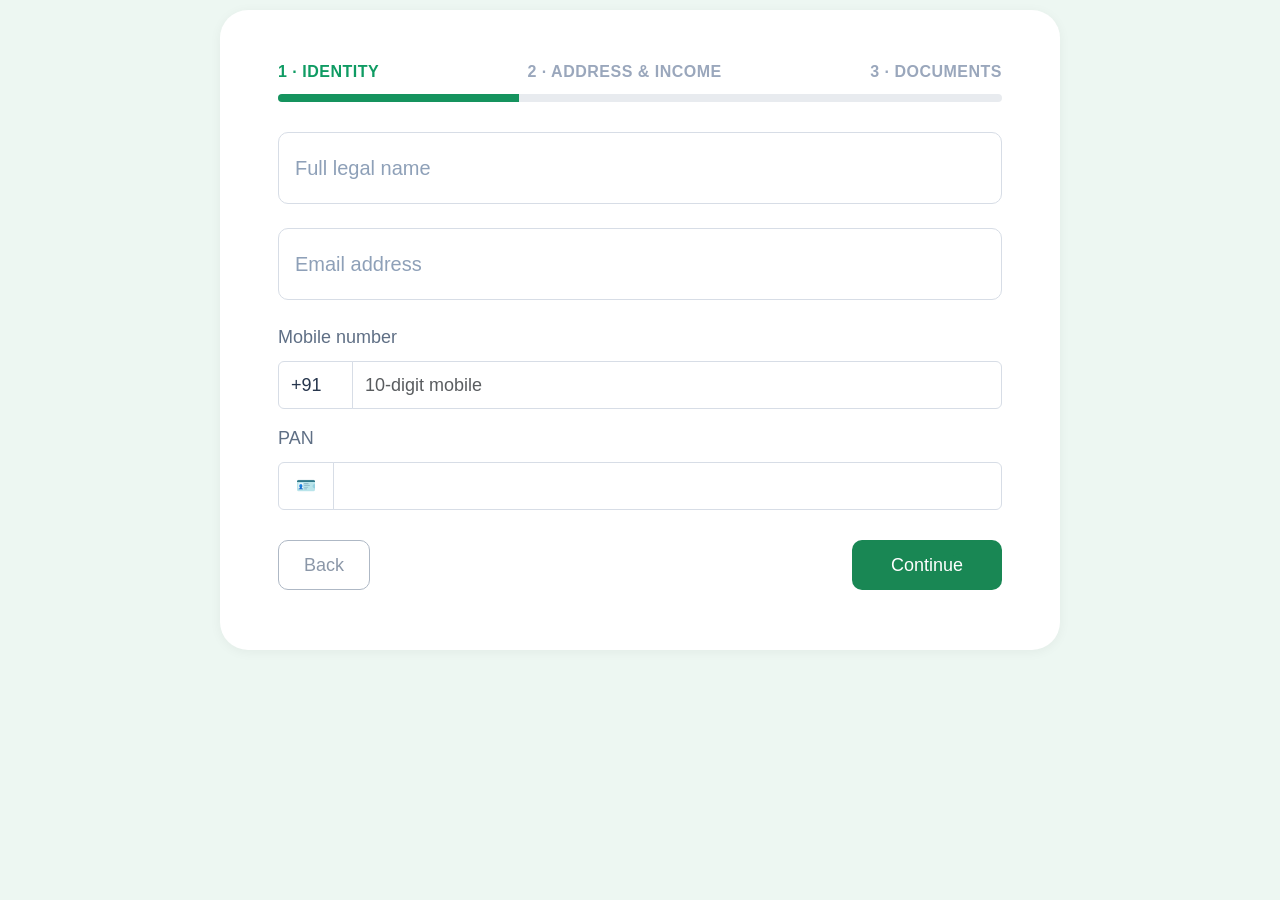
<file: Bootstrap Project 2/index.html>
<!DOCTYPE html>
<html lang="en">
<head>
<meta charset="UTF-8">
<meta name="viewport" content="width=device-width, initial-scale=1.0">
<title>KYC Form</title>
<link href="https://cdn.jsdelivr.net/npm/bootstrap@5.3.3/dist/css/bootstrap.min.css" rel="stylesheet">
<link rel="stylesheet" href="style.css">
</head>
<body>
<div class="wrapper">
    <div class="form-card">
        <div class="steps">
            <div class="step active">
                1 · IDENTITY
            </div>
            <div class="step">
                2 · ADDRESS & INCOME
            </div>
            <div class="step">
                3 · DOCUMENTS
            </div>
        </div>
        <div class="progress progress-custom">
            <div class="progress-bar progress-green"></div>
        </div>
        <form>
            <div class="mb-4">
                <input
                    type="text"
                    class="form-control custom-input"
                    placeholder="Full legal name">
            </div>
            <div class="mb-4">
                <input
                    type="email"
                    class="form-control custom-input"
                    placeholder="Email address">
            </div>
            <div class="mb-3">
                <label class="field-label">
                    Mobile number
                </label>
                <div class="input-group phone-group">
                    <span class="input-group-text code-box">
                        +91
                    </span>
                    <input
                        type="text"
                        class="form-control"
                        placeholder="10-digit mobile"
                    >
                </div>
            </div>
            <div class="mb-4">
                <label class="field-label">
                    PAN
                </label>
                <div class="input-group phone-group">
                    <span class="input-group-text icon-box">
                        🪪
                    </span>
                    <input
                        type="text"
                        class="form-control"
                    >
                </div>
            </div>
            <div class="btn-row">
                <button
                    type="button"
                    class="btn btn-back">
                    Back
                </button>
                <button
                    type="submit"
                    class="btn btn-continue">
                    <a href="address.html">Continue</a>
                </button>
            </div>
        </form>
    </div>
</div>
</body>
</html>
</file>
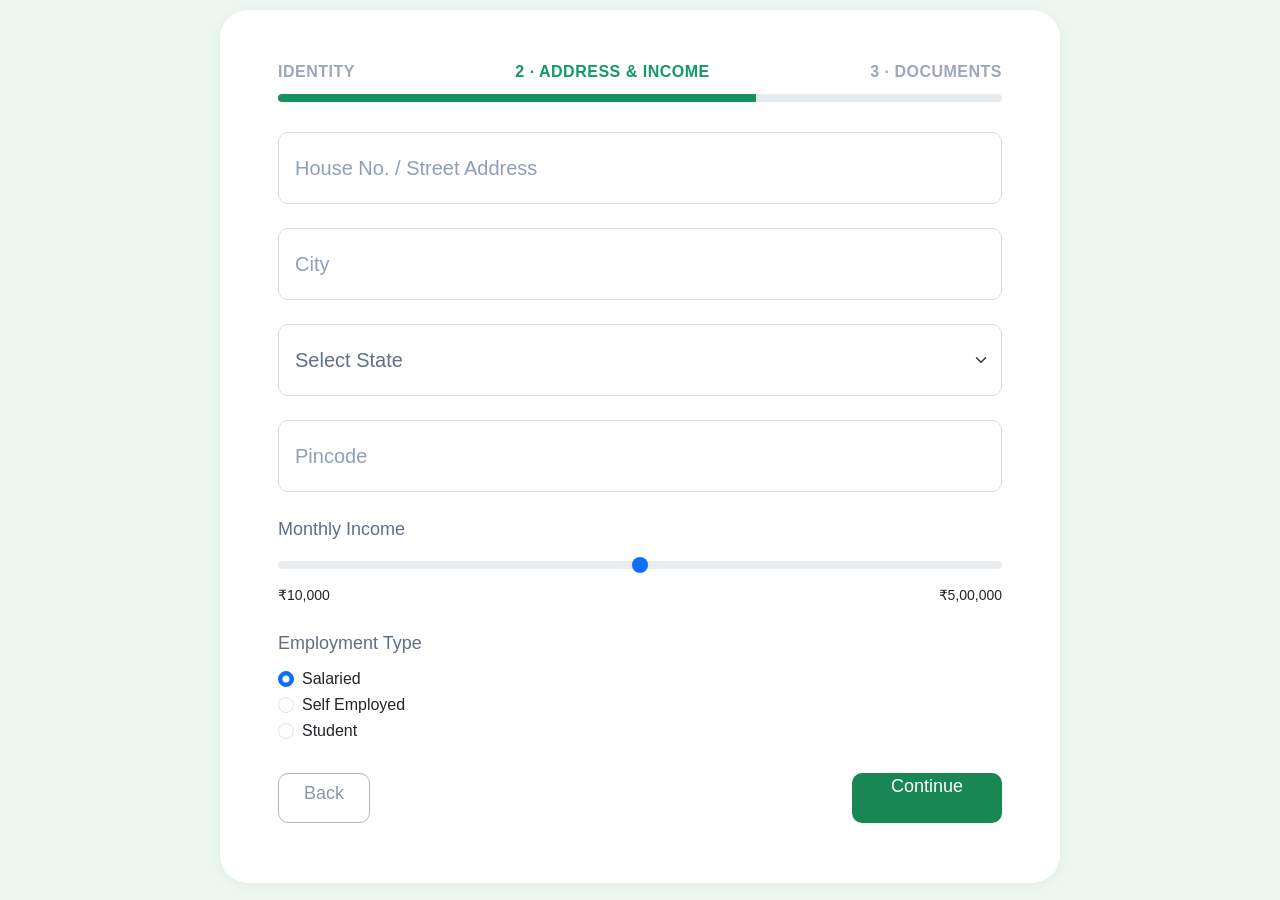
<file: Bootstrap Project 2/address.html>
<!DOCTYPE html>
<html lang="en">
 <head>
  <meta charset="UTF-8">
  <meta name="viewport" content="width=device-width, initial-scale=1.0">
  <title>KYC Form - Address & Income</title>
  <link href="https://cdn.jsdelivr.net/npm/bootstrap@5.3.3/dist/css/bootstrap.min.css" rel="stylesheet">
  <link rel="stylesheet" href="style.css">
 </head>
 <body>
   <div class="wrapper">
        <div class="form-card">
         <div class="steps">
         <div class="step done">
          IDENTITY
         </div>
         <div class="step active">
           2 · ADDRESS & INCOME
         </div>
         <div class="step">
            3 · DOCUMENTS
         </div>
        </div>
        <div class="progress progress-custom">
          <div class="progress-bar progress-green"style="width:66%;">
          </div>
        </div>
        <form action="documents.html">
          <div class="mb-4">
           <input type="text"class="form-control custom-input"placeholder="House No. / Street Address"required>
          </div>
          <div class="mb-4">
           <input type="text"class="form-control custom-input"placeholder="City"required>
          </div>
          <div class="mb-4">
            <select class="form-select custom-input" required>
            <option selected disabled>
              Select State
             </option>
             <option>Andhra Pradesh</option>
             <option>Delhi</option>
             <option>Gujarat</option>
             <option>Haryana</option>
             <option>Karnataka</option>
             <option>Maharashtra</option>
             <option>Punjab</option>
             <option>Rajasthan</option>
             <option>Tamil Nadu</option>
             <option>Uttar Pradesh</option>
             <option>West Bengal</option>
            </select>
          </div>
          <div class="mb-4">
           <input type="text"class="form-control custom-input"placeholder="Pincode"maxlength="6"pattern="[0-9]{6}"required>
          </div>
          <label class="field-label">
           Monthly Income
          </label>
          <input type="range"class="form-range mb-2"min="10000"max="500000"step="5000">
          <div class="d-flex justify-content-between mb-4">
           <small>₹10,000</small>
           <small>₹5,00,000</small>
          </div>
          <label class="field-label">
           Employment Type
          </label>
          <div class="form-check">
           <input class="form-check-input"type="radio"name="employment"checked>
            <label class="form-check-label">
             Salaried
            </label>
          </div>
          <div class="form-check">
           <input class="form-check-input"type="radio"name="employment">
            <label class="form-check-label">
             Self Employed
            </label>
          </div>
          <div class="form-check mb-4">
           <input class="form-check-input"type="radio"name="employment">
            <label class="form-check-label">
             Student
            </label>
          </div>
          <div class="btn-row">
           <a href="index.html"class="btn btn-back">Back</a>
           <a href="documents.html">Continue</a>
          </div>
        </form>
      </div>
    </div>
  </body>
</html>
</file>
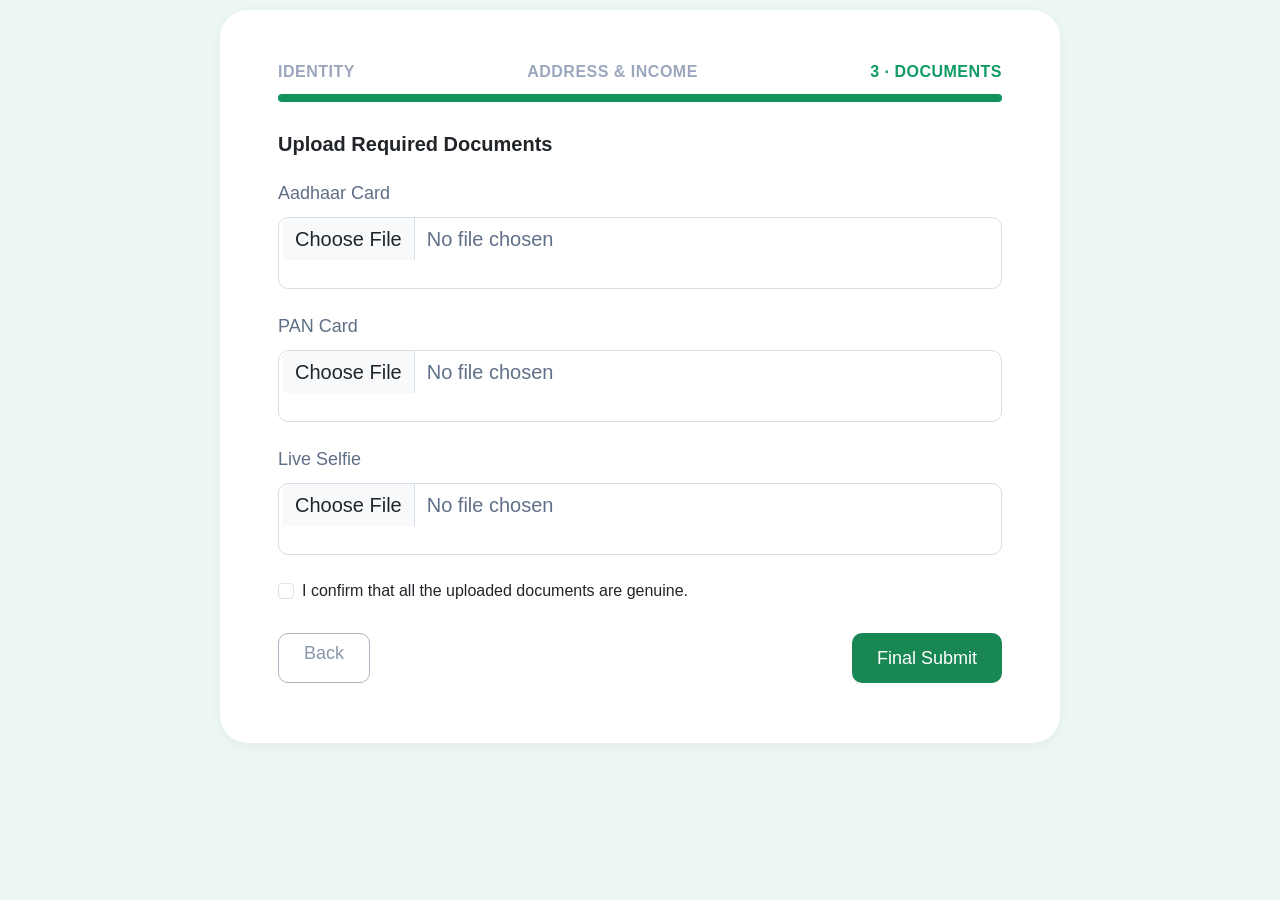
<file: Bootstrap Project 2/documents.html>
<!DOCTYPE html>
<html lang="en">
 <head>
   <meta charset="UTF-8">
   <meta name="viewport" content="width=device-width, initial-scale=1.0">
   <title>KYC Form - Documents</title>
   <link href="https://cdn.jsdelivr.net/npm/bootstrap@5.3.3/dist/css/bootstrap.min.css" rel="stylesheet">
   <link rel="stylesheet" href="style.css">
 </head>
 <body>
   <div class="wrapper">
    <div class="form-card">
     <div class="steps">
      <div class="step done">
        IDENTITY
      </div>
        <div class="step done">
         ADDRESS & INCOME
        </div>
        <div class="step active">
          3 · DOCUMENTS
        </div>
    </div>
    <div class="progress progress-custom">
     <div class="progress-bar progress-green"style="width:100%;">
     </div>
    </div>
    <form action="success.html">
      <h5 class="mb-4 fw-bold">Upload Required Documents</h5>
      <div class="mb-4">
        <label class="field-label">
         Aadhaar Card
        </label>
        <input type="file"class="form-control custom-input"accept=".jpg,.jpeg,.png,.pdf"required>
      </div>
      <div class="mb-4">
      <label class="field-label">
      PAN Card
      </label>
      <input type="file"class="form-control custom-input"accept=".jpg,.jpeg,.png,.pdf"required>
     </div>
     <div class="mb-4">
      <label class="field-label">
        Live Selfie
      </label>
      <input type="file"class="form-control custom-input"accept=".jpg,.jpeg,.png"required>
     </div>
     <div class="form-check mb-4">
      <input class="form-check-input"type="checkbox"required>
      <label class="form-check-label">
        I confirm that all the uploaded documents are genuine.
      </label>
     </div>
      <div class="btn-row">
      <a href="address.html"class="btn btn-back">Back</a>
      <button type="submit"class="btn btn-continue">Final Submit</button>
     </div>
    </form>
   </div>
  </div>
 </body>
</html>
</file>
<file: Bootstrap Project 2/style.css>
*{
    margin:0;
    padding:0;
    box-sizing:border-box;
}

body{
    background:#edf7f2;
    font-family:
    -apple-system,
    BlinkMacSystemFont,
    "Segoe UI",
    sans-serif;
}

.wrapper{
    min-height:100vh;
    display:flex;
    justify-content:center;
    align-items:flex-start;
    padding:10px;
}

.form-card{

    width:840px;

    background:white;

    border-radius:28px;

    padding:
    50px
    58px
    60px;

    box-shadow:
    0 2px 12px rgba(0,0,0,.05);
}

/* Steps */

.steps{
    display:flex;
    justify-content:space-between;

    margin-bottom:10px;
}

.step{
    font-size:16px;
    font-weight:700;
    color:#9aa7bc;
    letter-spacing:.5px;
}

.step.active{
    color:#0f9b63;
}

/* Progress */

.progress-custom{
    height:8px;
    background:#e8ebef;
    border-radius:20px;
    overflow:hidden;

    margin-bottom:30px;
}

.progress-green{
    width:33.33%;
    background:#15935e;
}

/* Inputs */

.custom-input{
    height:72px;
    border:1px solid #d7dde6;
    border-radius:10px;
    font-size:20px;
    padding-left:16px;
    color:#607089;
}

.custom-input::placeholder{
    color:#8ea0b8;
}

.field-label{
    display:block;

    margin-bottom:10px;

    color:#5f6f85;

    font-size:18px;
}

.phone-group{
    height:48px;
}

.phone-group .form-control{
    border:1px solid #d7dde6;
    font-size:18px;
}

.phone-group .form-control:focus{
    box-shadow:none;
}

.code-box{
    background:white;
    border:1px solid #d7dde6;
    color:#27364d;
    font-size:18px;
    width:75px;
}

.icon-box{
    background:white;
    border:1px solid #d7dde6;
    width:56px;
    justify-content:center;
}

/* Buttons */

.btn-row{
    display:flex;
    justify-content:space-between;
    margin-top:30px;
}

.btn-back{
    border:1px solid #aeb8c5;
    background:white;
    color:#8b97a8;

    width:92px;
    height:50px;

    font-size:18px;
    border-radius:10px;
}

.btn-continue{
    background:#198754;
    color:white;

    width:150px;
    height:50px;

    border-radius:10px;

    font-size:18px;
    text-decoration: none;
}

a
{
    background-color:#198754;
    color: white;
    text-decoration: none;
    width:150px;
    height:50px;

    border-radius:10px;
    text-align: center;
    font-size:18px;
    text-decoration: none;
}

.btn-continue:hover{
    background:#157347;
    color:white;
}

.btn-back:hover{
    background:#f8f9fa;
}
</file>
